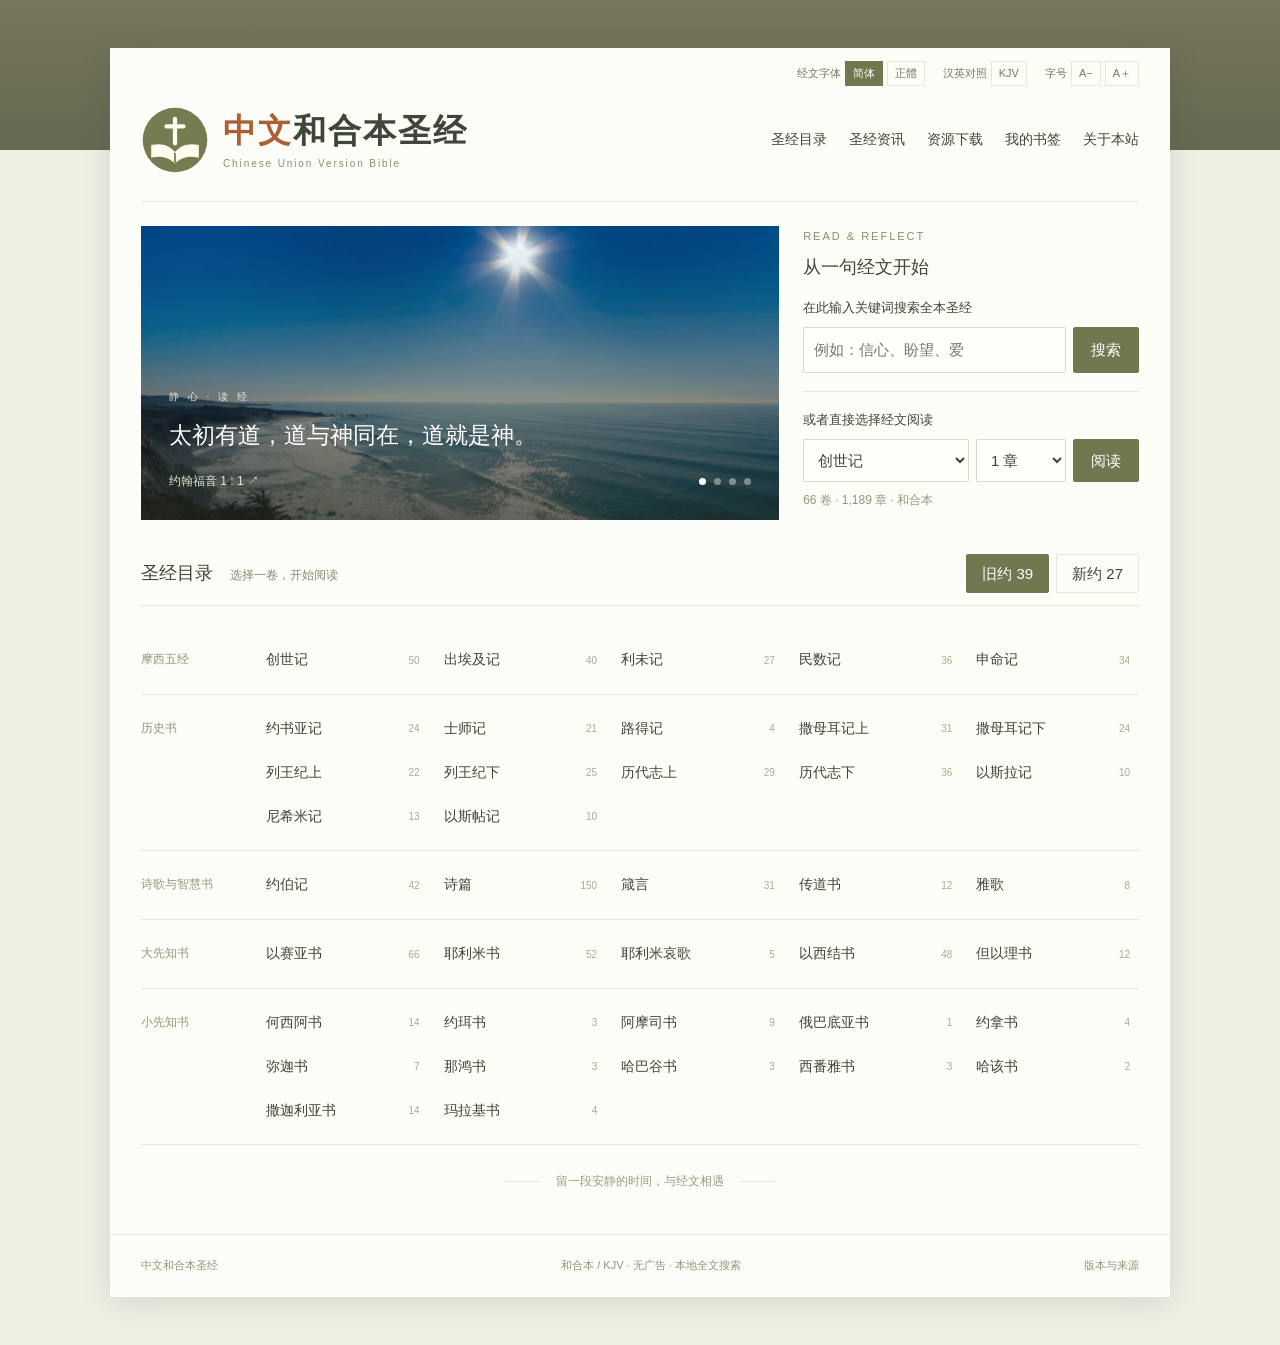
<file: index.html>
<!doctype html>
<html lang="zh-CN"><head><meta charset="utf-8"><meta name="viewport" content="width=device-width,initial-scale=1"><meta name="color-scheme" content="light"><title>中文和合本圣经</title><link rel="icon" href="assets/icon.svg"><link rel="stylesheet" href="style.css?v=20260923-news-list"><script defer src="data/bible.js"></script><script defer src="app.js?v=20260923-copying-stories"></script></head>
<body><div class="page"><header><div class="settings"><span>经文字体</span><button data-lang="s" aria-pressed="true">简体</button><button data-lang="t" aria-pressed="false">正體</button><span class="setting-label">汉英对照</span><button id="english" aria-pressed="false">KJV</button><span class="setting-label">字号</span><button id="smaller" aria-label="缩小经文字号">A−</button><button id="larger" aria-label="放大经文字号">A＋</button></div><div class="masthead"><a class="brand" href="#home"><img src="assets/icon.svg" width="68" height="68" alt=""><div><strong><em>中文</em>和合本圣经</strong><small>Chinese Union Version Bible</small></div></a><nav aria-label="主导航"><a href="#home">圣经目录</a><a href="#news">圣经资讯</a><a href="#downloads">资源下载</a><a href="#bookmarks">我的书签</a><a href="#about">关于本站</a></nav></div></header>
<main id="main"><p class="loading">正在载入经文……</p></main>
<footer><span>中文和合本圣经</span><span>和合本 / KJV · 无广告 · 本地全文搜索</span><a href="#about">版本与来源</a></footer></div><div id="toast" role="status" aria-live="polite"></div><noscript>请启用 JavaScript 以使用经文目录与搜索。</noscript></body></html>
</file>
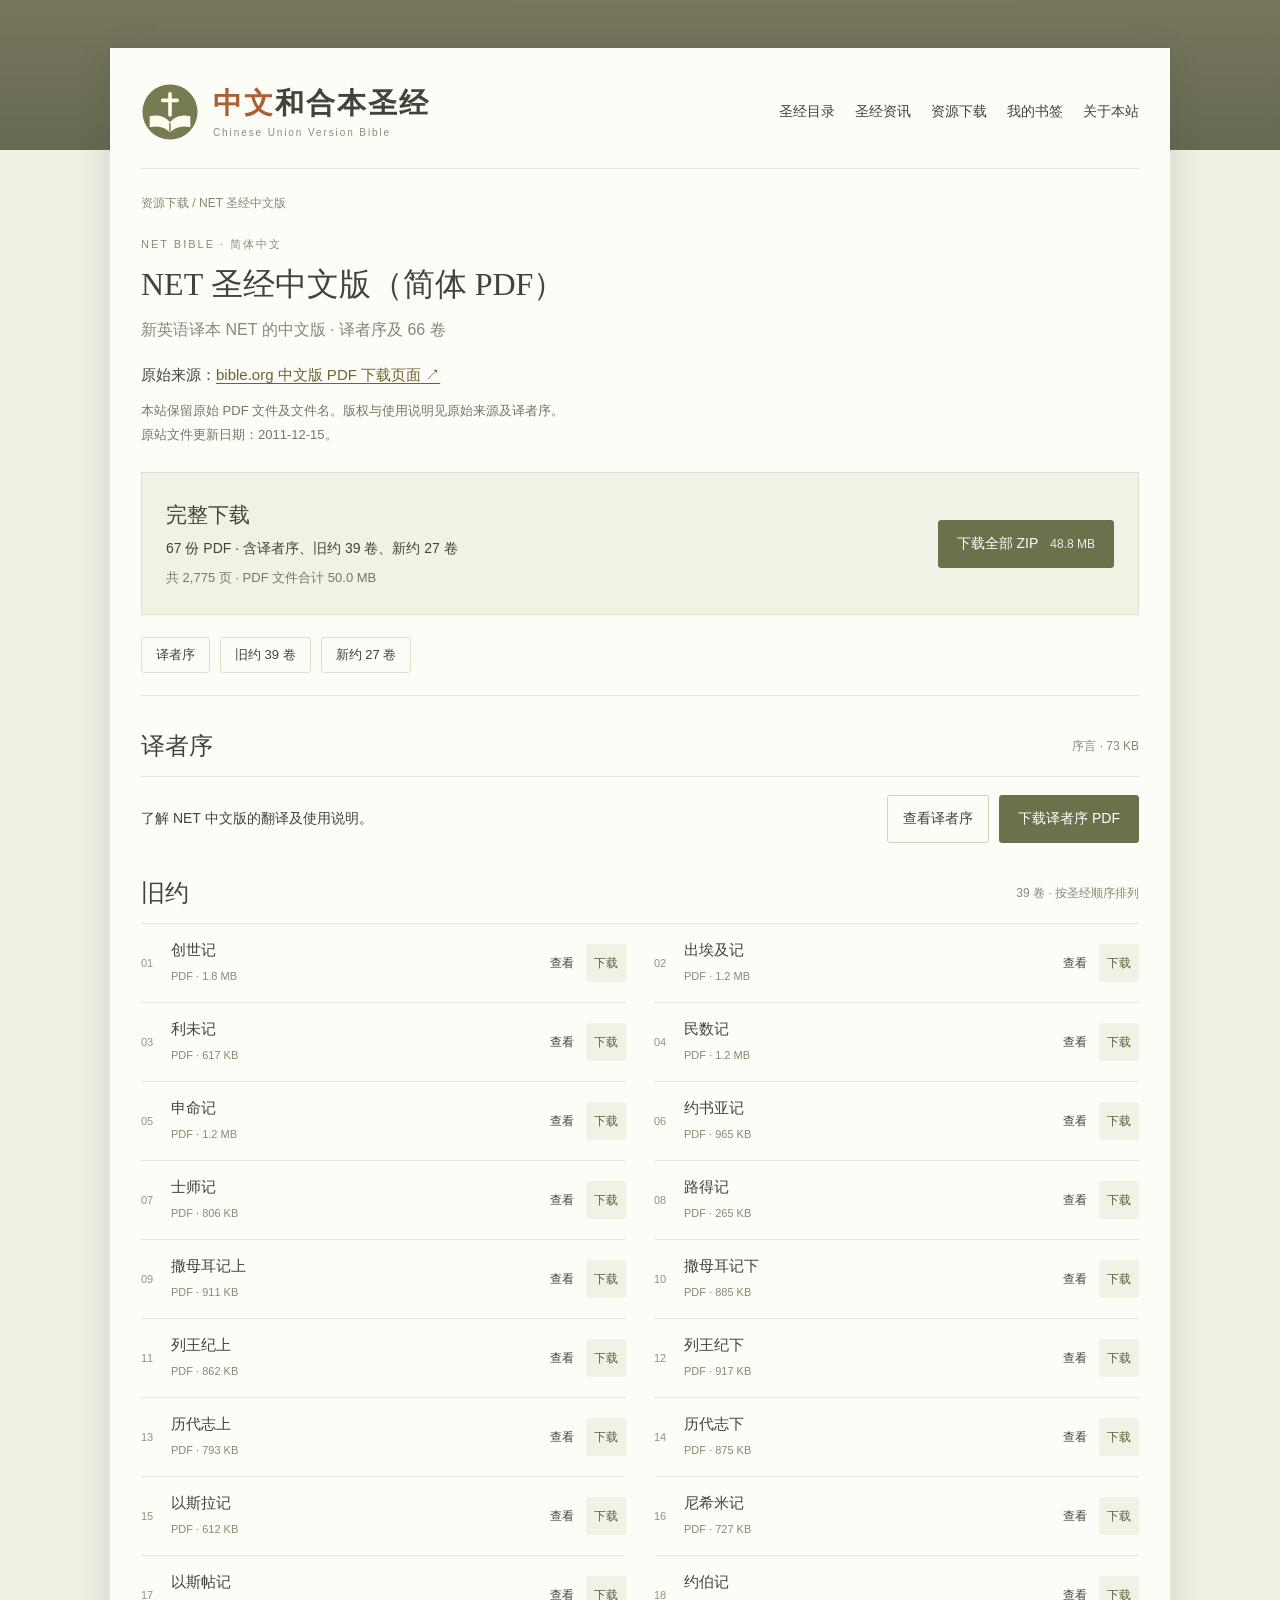
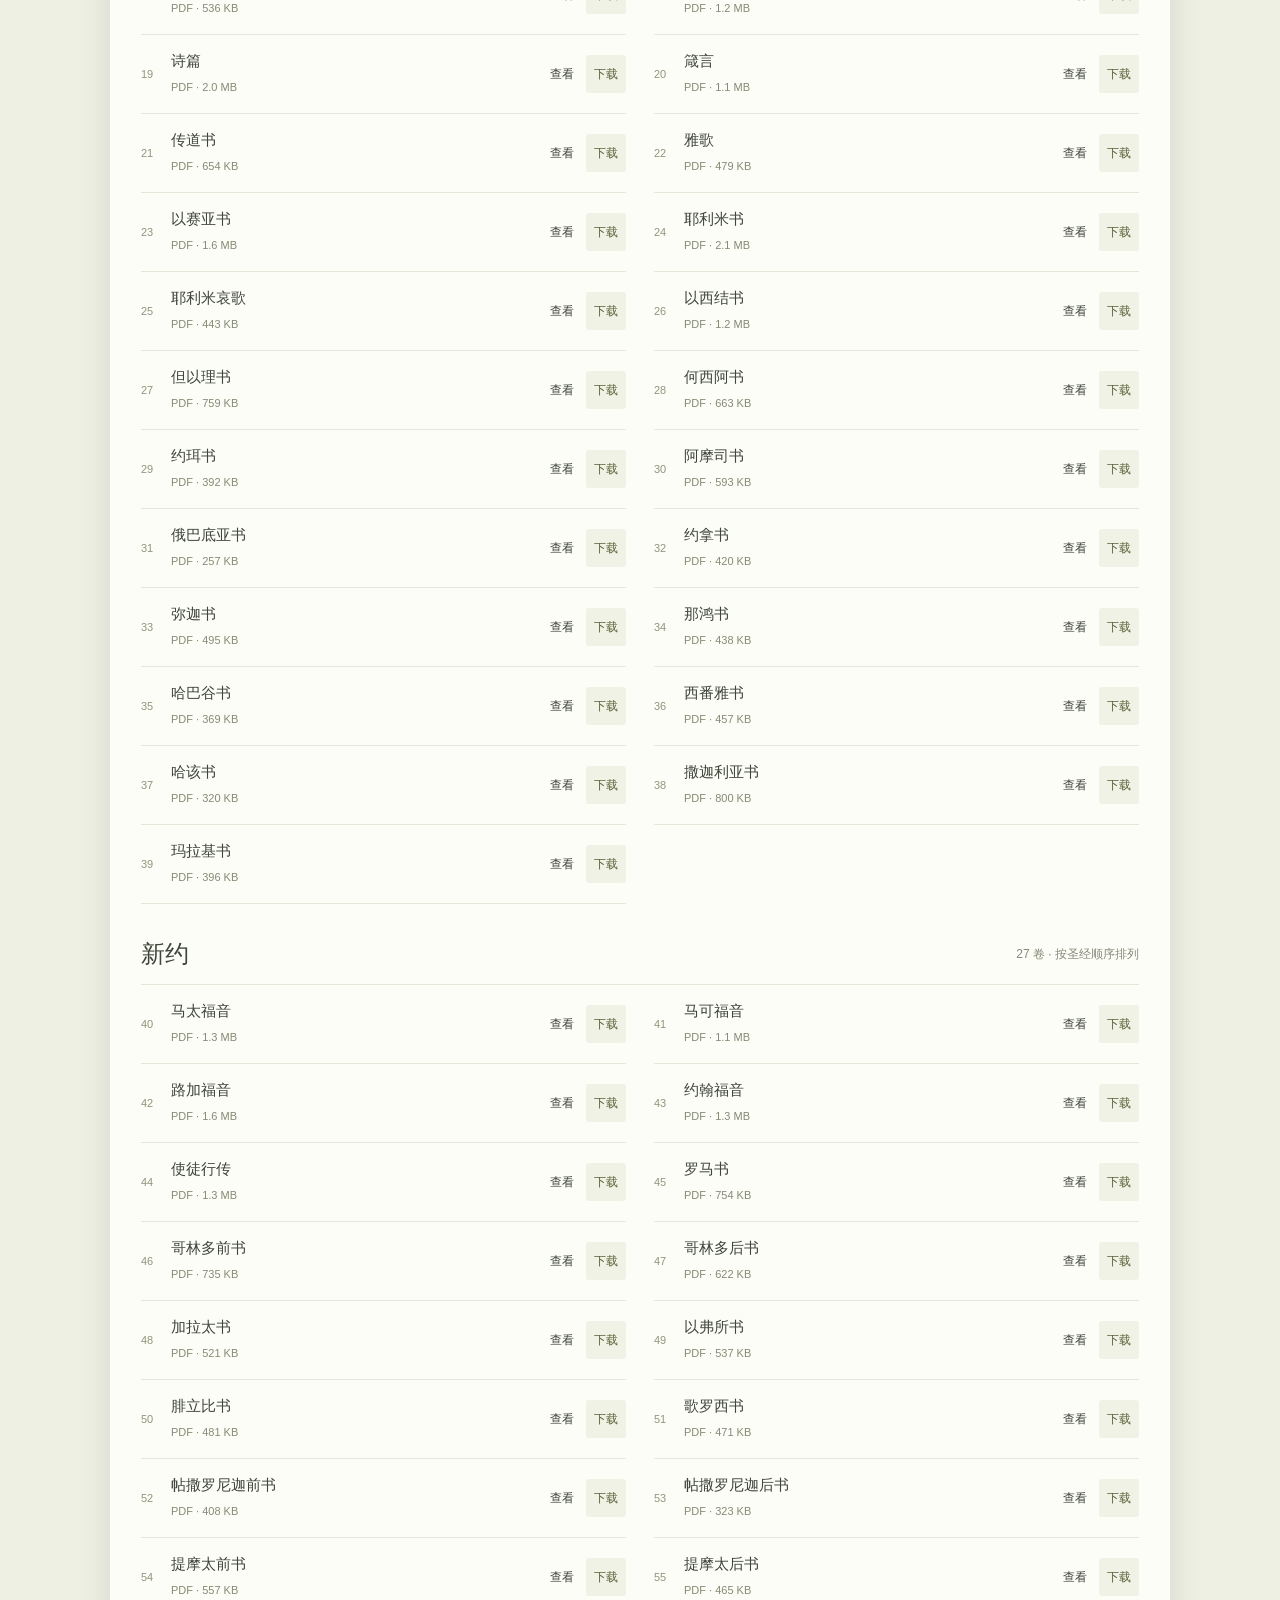
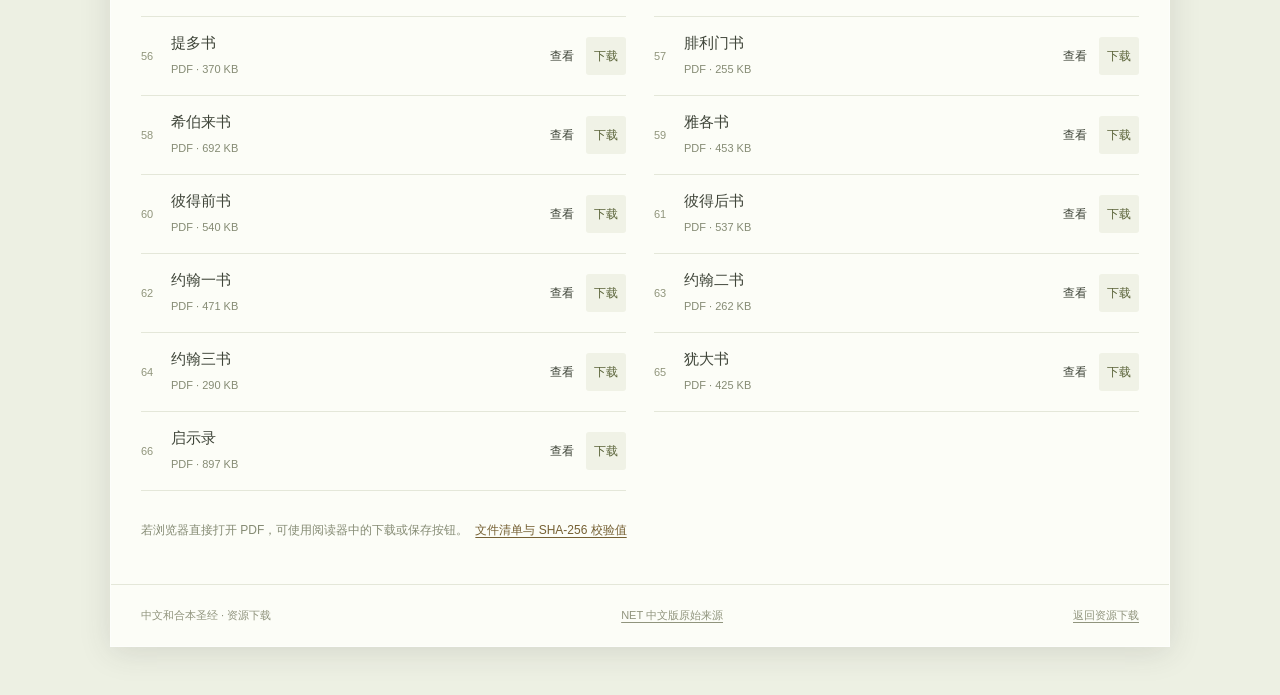
<file: downloads/net-chinese/index.html>
<!doctype html>
<html lang="zh-CN">
<head>
  <meta charset="utf-8">
  <meta name="viewport" content="width=device-width, initial-scale=1">
  <meta name="color-scheme" content="light">
  <meta name="description" content="下载 NET 圣经中文版简体 PDF，含译者序及旧约 39 卷、新约 27 卷，提供完整 ZIP、各卷 PDF 与 bible.org 原始来源链接。">
  <title>NET 圣经中文版（简体 PDF）｜中文和合本圣经</title>
  <link rel="canonical" href="https://cuvbible.com/downloads/net-chinese/">
  <link rel="icon" href="../../assets/icon.svg">
  <link rel="stylesheet" href="../../style.css?v=20260923-nav">
  <link rel="stylesheet" href="net.css?v=20260923-nav">
</head>
<body>
  <div class="page net-page">
    <header>
      <div class="masthead">
        <a class="brand" href="../../#home"><img src="../../assets/icon.svg" width="58" height="58" alt=""><div><strong><em>中文</em>和合本圣经</strong><small>Chinese Union Version Bible</small></div></a>
        <nav aria-label="主导航"><a href="../../#home">圣经目录</a><a href="../../#news">圣经资讯</a><a href="../../#downloads">资源下载</a><a href="../../#bookmarks">我的书签</a><a href="../../#about">关于本站</a></nav>
      </div>
    </header>
    <main>
      <nav class="breadcrumb" aria-label="当前位置"><a href="../../#downloads">资源下载</a><span aria-hidden="true"> / </span>NET 圣经中文版</nav>
      <section class="net-intro" aria-labelledby="net-title">
        <p class="section-kicker">NET BIBLE · 简体中文</p>
        <h1 id="net-title">NET 圣经中文版（简体 PDF）</h1>
        <p class="net-subtitle">新英语译本 NET 的中文版 · 译者序及 66 卷</p>
        <p class="net-source">原始来源：<a href="https://bible.org/chinese/e/download/pdf">bible.org 中文版 PDF 下载页面<span aria-hidden="true"> ↗</span></a></p>
        <p class="net-note">本站保留原始 PDF 文件及文件名。版权与使用说明见原始来源及译者序。<br>原站文件更新日期：<time datetime="2011-12-15">2011-12-15</time>。</p>
        <div class="net-complete">
          <div><h2>完整下载</h2><p>67 份 PDF · 含译者序、旧约 39 卷、新约 27 卷</p><span class="net-note">共 2,775 页 · PDF 文件合计 50.0 MB</span></div>
          <a class="net-button" href="sc_pdf_20111215.zip" download>下载全部 ZIP <span>48.8 MB</span></a>
        </div>
      </section>
      <nav class="net-jump" aria-label="下载目录"><a href="#preface">译者序</a><a href="#old-testament">旧约 39 卷</a><a href="#new-testament">新约 27 卷</a></nav>
      <section id="preface" class="net-section" aria-labelledby="preface-title">
        <div class="section-head"><h2 id="preface-title">译者序</h2><span>序言 · 73 KB</span></div>
        <div class="net-preface" data-file="sc_00-preface.pdf"><p>了解 NET 中文版的翻译及使用说明。</p><div class="net-preface-actions"><a class="net-outline" href="pdf/sc_00-preface.pdf">查看译者序</a><a class="net-button" href="pdf/sc_00-preface.pdf" download>下载译者序 PDF</a></div></div>
      </section>
      <section id="old-testament" class="net-section" aria-labelledby="old-title">
        <div class="section-head"><h2 id="old-title">旧约</h2><span>39 卷 · 按圣经顺序排列</span></div>
        <ul class="net-files">
          <li class="net-file" data-file="sc_01-ge.pdf">
            <div class="net-file-heading"><span class="net-number" aria-hidden="true">01</span><div><h3>创世记</h3><span class="net-file-size">PDF · 1.8 MB</span></div></div>
            <div class="net-file-actions"><a href="pdf/sc_01-ge.pdf" aria-label="查看创世记 PDF">查看</a><a href="pdf/sc_01-ge.pdf" download aria-label="下载创世记 PDF">下载</a></div>
          </li>
          <li class="net-file" data-file="sc_02-exo.pdf">
            <div class="net-file-heading"><span class="net-number" aria-hidden="true">02</span><div><h3>出埃及记</h3><span class="net-file-size">PDF · 1.2 MB</span></div></div>
            <div class="net-file-actions"><a href="pdf/sc_02-exo.pdf" aria-label="查看出埃及记 PDF">查看</a><a href="pdf/sc_02-exo.pdf" download aria-label="下载出埃及记 PDF">下载</a></div>
          </li>
          <li class="net-file" data-file="sc_03-lev.pdf">
            <div class="net-file-heading"><span class="net-number" aria-hidden="true">03</span><div><h3>利未记</h3><span class="net-file-size">PDF · 617 KB</span></div></div>
            <div class="net-file-actions"><a href="pdf/sc_03-lev.pdf" aria-label="查看利未记 PDF">查看</a><a href="pdf/sc_03-lev.pdf" download aria-label="下载利未记 PDF">下载</a></div>
          </li>
          <li class="net-file" data-file="sc_04-num.pdf">
            <div class="net-file-heading"><span class="net-number" aria-hidden="true">04</span><div><h3>民数记</h3><span class="net-file-size">PDF · 1.2 MB</span></div></div>
            <div class="net-file-actions"><a href="pdf/sc_04-num.pdf" aria-label="查看民数记 PDF">查看</a><a href="pdf/sc_04-num.pdf" download aria-label="下载民数记 PDF">下载</a></div>
          </li>
          <li class="net-file" data-file="sc_05-deu.pdf">
            <div class="net-file-heading"><span class="net-number" aria-hidden="true">05</span><div><h3>申命记</h3><span class="net-file-size">PDF · 1.2 MB</span></div></div>
            <div class="net-file-actions"><a href="pdf/sc_05-deu.pdf" aria-label="查看申命记 PDF">查看</a><a href="pdf/sc_05-deu.pdf" download aria-label="下载申命记 PDF">下载</a></div>
          </li>
          <li class="net-file" data-file="sc_06-jos.pdf">
            <div class="net-file-heading"><span class="net-number" aria-hidden="true">06</span><div><h3>约书亚记</h3><span class="net-file-size">PDF · 965 KB</span></div></div>
            <div class="net-file-actions"><a href="pdf/sc_06-jos.pdf" aria-label="查看约书亚记 PDF">查看</a><a href="pdf/sc_06-jos.pdf" download aria-label="下载约书亚记 PDF">下载</a></div>
          </li>
          <li class="net-file" data-file="sc_07-jdg.pdf">
            <div class="net-file-heading"><span class="net-number" aria-hidden="true">07</span><div><h3>士师记</h3><span class="net-file-size">PDF · 806 KB</span></div></div>
            <div class="net-file-actions"><a href="pdf/sc_07-jdg.pdf" aria-label="查看士师记 PDF">查看</a><a href="pdf/sc_07-jdg.pdf" download aria-label="下载士师记 PDF">下载</a></div>
          </li>
          <li class="net-file" data-file="sc_08-rut.pdf">
            <div class="net-file-heading"><span class="net-number" aria-hidden="true">08</span><div><h3>路得记</h3><span class="net-file-size">PDF · 265 KB</span></div></div>
            <div class="net-file-actions"><a href="pdf/sc_08-rut.pdf" aria-label="查看路得记 PDF">查看</a><a href="pdf/sc_08-rut.pdf" download aria-label="下载路得记 PDF">下载</a></div>
          </li>
          <li class="net-file" data-file="sc_09-1sa.pdf">
            <div class="net-file-heading"><span class="net-number" aria-hidden="true">09</span><div><h3>撒母耳记上</h3><span class="net-file-size">PDF · 911 KB</span></div></div>
            <div class="net-file-actions"><a href="pdf/sc_09-1sa.pdf" aria-label="查看撒母耳记上 PDF">查看</a><a href="pdf/sc_09-1sa.pdf" download aria-label="下载撒母耳记上 PDF">下载</a></div>
          </li>
          <li class="net-file" data-file="sc_10-2sa.pdf">
            <div class="net-file-heading"><span class="net-number" aria-hidden="true">10</span><div><h3>撒母耳记下</h3><span class="net-file-size">PDF · 885 KB</span></div></div>
            <div class="net-file-actions"><a href="pdf/sc_10-2sa.pdf" aria-label="查看撒母耳记下 PDF">查看</a><a href="pdf/sc_10-2sa.pdf" download aria-label="下载撒母耳记下 PDF">下载</a></div>
          </li>
          <li class="net-file" data-file="sc_11-1ki.pdf">
            <div class="net-file-heading"><span class="net-number" aria-hidden="true">11</span><div><h3>列王纪上</h3><span class="net-file-size">PDF · 862 KB</span></div></div>
            <div class="net-file-actions"><a href="pdf/sc_11-1ki.pdf" aria-label="查看列王纪上 PDF">查看</a><a href="pdf/sc_11-1ki.pdf" download aria-label="下载列王纪上 PDF">下载</a></div>
          </li>
          <li class="net-file" data-file="sc_12-2ki.pdf">
            <div class="net-file-heading"><span class="net-number" aria-hidden="true">12</span><div><h3>列王纪下</h3><span class="net-file-size">PDF · 917 KB</span></div></div>
            <div class="net-file-actions"><a href="pdf/sc_12-2ki.pdf" aria-label="查看列王纪下 PDF">查看</a><a href="pdf/sc_12-2ki.pdf" download aria-label="下载列王纪下 PDF">下载</a></div>
          </li>
          <li class="net-file" data-file="sc_13-1ch.pdf">
            <div class="net-file-heading"><span class="net-number" aria-hidden="true">13</span><div><h3>历代志上</h3><span class="net-file-size">PDF · 793 KB</span></div></div>
            <div class="net-file-actions"><a href="pdf/sc_13-1ch.pdf" aria-label="查看历代志上 PDF">查看</a><a href="pdf/sc_13-1ch.pdf" download aria-label="下载历代志上 PDF">下载</a></div>
          </li>
          <li class="net-file" data-file="sc_14-2ch.pdf">
            <div class="net-file-heading"><span class="net-number" aria-hidden="true">14</span><div><h3>历代志下</h3><span class="net-file-size">PDF · 875 KB</span></div></div>
            <div class="net-file-actions"><a href="pdf/sc_14-2ch.pdf" aria-label="查看历代志下 PDF">查看</a><a href="pdf/sc_14-2ch.pdf" download aria-label="下载历代志下 PDF">下载</a></div>
          </li>
          <li class="net-file" data-file="sc_15-ezr.pdf">
            <div class="net-file-heading"><span class="net-number" aria-hidden="true">15</span><div><h3>以斯拉记</h3><span class="net-file-size">PDF · 612 KB</span></div></div>
            <div class="net-file-actions"><a href="pdf/sc_15-ezr.pdf" aria-label="查看以斯拉记 PDF">查看</a><a href="pdf/sc_15-ezr.pdf" download aria-label="下载以斯拉记 PDF">下载</a></div>
          </li>
          <li class="net-file" data-file="sc_16-neh.pdf">
            <div class="net-file-heading"><span class="net-number" aria-hidden="true">16</span><div><h3>尼希米记</h3><span class="net-file-size">PDF · 727 KB</span></div></div>
            <div class="net-file-actions"><a href="pdf/sc_16-neh.pdf" aria-label="查看尼希米记 PDF">查看</a><a href="pdf/sc_16-neh.pdf" download aria-label="下载尼希米记 PDF">下载</a></div>
          </li>
          <li class="net-file" data-file="sc_17-est.pdf">
            <div class="net-file-heading"><span class="net-number" aria-hidden="true">17</span><div><h3>以斯帖记</h3><span class="net-file-size">PDF · 536 KB</span></div></div>
            <div class="net-file-actions"><a href="pdf/sc_17-est.pdf" aria-label="查看以斯帖记 PDF">查看</a><a href="pdf/sc_17-est.pdf" download aria-label="下载以斯帖记 PDF">下载</a></div>
          </li>
          <li class="net-file" data-file="sc_18-job.pdf">
            <div class="net-file-heading"><span class="net-number" aria-hidden="true">18</span><div><h3>约伯记</h3><span class="net-file-size">PDF · 1.2 MB</span></div></div>
            <div class="net-file-actions"><a href="pdf/sc_18-job.pdf" aria-label="查看约伯记 PDF">查看</a><a href="pdf/sc_18-job.pdf" download aria-label="下载约伯记 PDF">下载</a></div>
          </li>
          <li class="net-file" data-file="sc_19-psa.pdf">
            <div class="net-file-heading"><span class="net-number" aria-hidden="true">19</span><div><h3>诗篇</h3><span class="net-file-size">PDF · 2.0 MB</span></div></div>
            <div class="net-file-actions"><a href="pdf/sc_19-psa.pdf" aria-label="查看诗篇 PDF">查看</a><a href="pdf/sc_19-psa.pdf" download aria-label="下载诗篇 PDF">下载</a></div>
          </li>
          <li class="net-file" data-file="sc_20-pro.pdf">
            <div class="net-file-heading"><span class="net-number" aria-hidden="true">20</span><div><h3>箴言</h3><span class="net-file-size">PDF · 1.1 MB</span></div></div>
            <div class="net-file-actions"><a href="pdf/sc_20-pro.pdf" aria-label="查看箴言 PDF">查看</a><a href="pdf/sc_20-pro.pdf" download aria-label="下载箴言 PDF">下载</a></div>
          </li>
          <li class="net-file" data-file="sc_21-ecc.pdf">
            <div class="net-file-heading"><span class="net-number" aria-hidden="true">21</span><div><h3>传道书</h3><span class="net-file-size">PDF · 654 KB</span></div></div>
            <div class="net-file-actions"><a href="pdf/sc_21-ecc.pdf" aria-label="查看传道书 PDF">查看</a><a href="pdf/sc_21-ecc.pdf" download aria-label="下载传道书 PDF">下载</a></div>
          </li>
          <li class="net-file" data-file="sc_22-sos.pdf">
            <div class="net-file-heading"><span class="net-number" aria-hidden="true">22</span><div><h3>雅歌</h3><span class="net-file-size">PDF · 479 KB</span></div></div>
            <div class="net-file-actions"><a href="pdf/sc_22-sos.pdf" aria-label="查看雅歌 PDF">查看</a><a href="pdf/sc_22-sos.pdf" download aria-label="下载雅歌 PDF">下载</a></div>
          </li>
          <li class="net-file" data-file="sc_23-isa.pdf">
            <div class="net-file-heading"><span class="net-number" aria-hidden="true">23</span><div><h3>以赛亚书</h3><span class="net-file-size">PDF · 1.6 MB</span></div></div>
            <div class="net-file-actions"><a href="pdf/sc_23-isa.pdf" aria-label="查看以赛亚书 PDF">查看</a><a href="pdf/sc_23-isa.pdf" download aria-label="下载以赛亚书 PDF">下载</a></div>
          </li>
          <li class="net-file" data-file="sc_24-jer.pdf">
            <div class="net-file-heading"><span class="net-number" aria-hidden="true">24</span><div><h3>耶利米书</h3><span class="net-file-size">PDF · 2.1 MB</span></div></div>
            <div class="net-file-actions"><a href="pdf/sc_24-jer.pdf" aria-label="查看耶利米书 PDF">查看</a><a href="pdf/sc_24-jer.pdf" download aria-label="下载耶利米书 PDF">下载</a></div>
          </li>
          <li class="net-file" data-file="sc_25-lam.pdf">
            <div class="net-file-heading"><span class="net-number" aria-hidden="true">25</span><div><h3>耶利米哀歌</h3><span class="net-file-size">PDF · 443 KB</span></div></div>
            <div class="net-file-actions"><a href="pdf/sc_25-lam.pdf" aria-label="查看耶利米哀歌 PDF">查看</a><a href="pdf/sc_25-lam.pdf" download aria-label="下载耶利米哀歌 PDF">下载</a></div>
          </li>
          <li class="net-file" data-file="sc_26-eze.pdf">
            <div class="net-file-heading"><span class="net-number" aria-hidden="true">26</span><div><h3>以西结书</h3><span class="net-file-size">PDF · 1.2 MB</span></div></div>
            <div class="net-file-actions"><a href="pdf/sc_26-eze.pdf" aria-label="查看以西结书 PDF">查看</a><a href="pdf/sc_26-eze.pdf" download aria-label="下载以西结书 PDF">下载</a></div>
          </li>
          <li class="net-file" data-file="sc_27-da.pdf">
            <div class="net-file-heading"><span class="net-number" aria-hidden="true">27</span><div><h3>但以理书</h3><span class="net-file-size">PDF · 759 KB</span></div></div>
            <div class="net-file-actions"><a href="pdf/sc_27-da.pdf" aria-label="查看但以理书 PDF">查看</a><a href="pdf/sc_27-da.pdf" download aria-label="下载但以理书 PDF">下载</a></div>
          </li>
          <li class="net-file" data-file="sc_28-hos.pdf">
            <div class="net-file-heading"><span class="net-number" aria-hidden="true">28</span><div><h3>何西阿书</h3><span class="net-file-size">PDF · 663 KB</span></div></div>
            <div class="net-file-actions"><a href="pdf/sc_28-hos.pdf" aria-label="查看何西阿书 PDF">查看</a><a href="pdf/sc_28-hos.pdf" download aria-label="下载何西阿书 PDF">下载</a></div>
          </li>
          <li class="net-file" data-file="sc_29-joe.pdf">
            <div class="net-file-heading"><span class="net-number" aria-hidden="true">29</span><div><h3>约珥书</h3><span class="net-file-size">PDF · 392 KB</span></div></div>
            <div class="net-file-actions"><a href="pdf/sc_29-joe.pdf" aria-label="查看约珥书 PDF">查看</a><a href="pdf/sc_29-joe.pdf" download aria-label="下载约珥书 PDF">下载</a></div>
          </li>
          <li class="net-file" data-file="sc_30-amo.pdf">
            <div class="net-file-heading"><span class="net-number" aria-hidden="true">30</span><div><h3>阿摩司书</h3><span class="net-file-size">PDF · 593 KB</span></div></div>
            <div class="net-file-actions"><a href="pdf/sc_30-amo.pdf" aria-label="查看阿摩司书 PDF">查看</a><a href="pdf/sc_30-amo.pdf" download aria-label="下载阿摩司书 PDF">下载</a></div>
          </li>
          <li class="net-file" data-file="sc_31-oba.pdf">
            <div class="net-file-heading"><span class="net-number" aria-hidden="true">31</span><div><h3>俄巴底亚书</h3><span class="net-file-size">PDF · 257 KB</span></div></div>
            <div class="net-file-actions"><a href="pdf/sc_31-oba.pdf" aria-label="查看俄巴底亚书 PDF">查看</a><a href="pdf/sc_31-oba.pdf" download aria-label="下载俄巴底亚书 PDF">下载</a></div>
          </li>
          <li class="net-file" data-file="sc_32-jo.pdf">
            <div class="net-file-heading"><span class="net-number" aria-hidden="true">32</span><div><h3>约拿书</h3><span class="net-file-size">PDF · 420 KB</span></div></div>
            <div class="net-file-actions"><a href="pdf/sc_32-jo.pdf" aria-label="查看约拿书 PDF">查看</a><a href="pdf/sc_32-jo.pdf" download aria-label="下载约拿书 PDF">下载</a></div>
          </li>
          <li class="net-file" data-file="sc_33-mic.pdf">
            <div class="net-file-heading"><span class="net-number" aria-hidden="true">33</span><div><h3>弥迦书</h3><span class="net-file-size">PDF · 495 KB</span></div></div>
            <div class="net-file-actions"><a href="pdf/sc_33-mic.pdf" aria-label="查看弥迦书 PDF">查看</a><a href="pdf/sc_33-mic.pdf" download aria-label="下载弥迦书 PDF">下载</a></div>
          </li>
          <li class="net-file" data-file="sc_34-nah.pdf">
            <div class="net-file-heading"><span class="net-number" aria-hidden="true">34</span><div><h3>那鸿书</h3><span class="net-file-size">PDF · 438 KB</span></div></div>
            <div class="net-file-actions"><a href="pdf/sc_34-nah.pdf" aria-label="查看那鸿书 PDF">查看</a><a href="pdf/sc_34-nah.pdf" download aria-label="下载那鸿书 PDF">下载</a></div>
          </li>
          <li class="net-file" data-file="sc_35-hab.pdf">
            <div class="net-file-heading"><span class="net-number" aria-hidden="true">35</span><div><h3>哈巴谷书</h3><span class="net-file-size">PDF · 369 KB</span></div></div>
            <div class="net-file-actions"><a href="pdf/sc_35-hab.pdf" aria-label="查看哈巴谷书 PDF">查看</a><a href="pdf/sc_35-hab.pdf" download aria-label="下载哈巴谷书 PDF">下载</a></div>
          </li>
          <li class="net-file" data-file="sc_36-zep.pdf">
            <div class="net-file-heading"><span class="net-number" aria-hidden="true">36</span><div><h3>西番雅书</h3><span class="net-file-size">PDF · 457 KB</span></div></div>
            <div class="net-file-actions"><a href="pdf/sc_36-zep.pdf" aria-label="查看西番雅书 PDF">查看</a><a href="pdf/sc_36-zep.pdf" download aria-label="下载西番雅书 PDF">下载</a></div>
          </li>
          <li class="net-file" data-file="sc_37-hag.pdf">
            <div class="net-file-heading"><span class="net-number" aria-hidden="true">37</span><div><h3>哈该书</h3><span class="net-file-size">PDF · 320 KB</span></div></div>
            <div class="net-file-actions"><a href="pdf/sc_37-hag.pdf" aria-label="查看哈该书 PDF">查看</a><a href="pdf/sc_37-hag.pdf" download aria-label="下载哈该书 PDF">下载</a></div>
          </li>
          <li class="net-file" data-file="sc_38-zec.pdf">
            <div class="net-file-heading"><span class="net-number" aria-hidden="true">38</span><div><h3>撒迦利亚书</h3><span class="net-file-size">PDF · 800 KB</span></div></div>
            <div class="net-file-actions"><a href="pdf/sc_38-zec.pdf" aria-label="查看撒迦利亚书 PDF">查看</a><a href="pdf/sc_38-zec.pdf" download aria-label="下载撒迦利亚书 PDF">下载</a></div>
          </li>
          <li class="net-file" data-file="sc_39-mal.pdf">
            <div class="net-file-heading"><span class="net-number" aria-hidden="true">39</span><div><h3>玛拉基书</h3><span class="net-file-size">PDF · 396 KB</span></div></div>
            <div class="net-file-actions"><a href="pdf/sc_39-mal.pdf" aria-label="查看玛拉基书 PDF">查看</a><a href="pdf/sc_39-mal.pdf" download aria-label="下载玛拉基书 PDF">下载</a></div>
          </li>
        </ul>
      </section>
      <section id="new-testament" class="net-section" aria-labelledby="new-title">
        <div class="section-head"><h2 id="new-title">新约</h2><span>27 卷 · 按圣经顺序排列</span></div>
        <ul class="net-files">
          <li class="net-file" data-file="sc_40-mat.pdf">
            <div class="net-file-heading"><span class="net-number" aria-hidden="true">40</span><div><h3>马太福音</h3><span class="net-file-size">PDF · 1.3 MB</span></div></div>
            <div class="net-file-actions"><a href="pdf/sc_40-mat.pdf" aria-label="查看马太福音 PDF">查看</a><a href="pdf/sc_40-mat.pdf" download aria-label="下载马太福音 PDF">下载</a></div>
          </li>
          <li class="net-file" data-file="sc_41-mar.pdf">
            <div class="net-file-heading"><span class="net-number" aria-hidden="true">41</span><div><h3>马可福音</h3><span class="net-file-size">PDF · 1.1 MB</span></div></div>
            <div class="net-file-actions"><a href="pdf/sc_41-mar.pdf" aria-label="查看马可福音 PDF">查看</a><a href="pdf/sc_41-mar.pdf" download aria-label="下载马可福音 PDF">下载</a></div>
          </li>
          <li class="net-file" data-file="sc_42-luk.pdf">
            <div class="net-file-heading"><span class="net-number" aria-hidden="true">42</span><div><h3>路加福音</h3><span class="net-file-size">PDF · 1.6 MB</span></div></div>
            <div class="net-file-actions"><a href="pdf/sc_42-luk.pdf" aria-label="查看路加福音 PDF">查看</a><a href="pdf/sc_42-luk.pdf" download aria-label="下载路加福音 PDF">下载</a></div>
          </li>
          <li class="net-file" data-file="sc_43-joh.pdf">
            <div class="net-file-heading"><span class="net-number" aria-hidden="true">43</span><div><h3>约翰福音</h3><span class="net-file-size">PDF · 1.3 MB</span></div></div>
            <div class="net-file-actions"><a href="pdf/sc_43-joh.pdf" aria-label="查看约翰福音 PDF">查看</a><a href="pdf/sc_43-joh.pdf" download aria-label="下载约翰福音 PDF">下载</a></div>
          </li>
          <li class="net-file" data-file="sc_44-act.pdf">
            <div class="net-file-heading"><span class="net-number" aria-hidden="true">44</span><div><h3>使徒行传</h3><span class="net-file-size">PDF · 1.3 MB</span></div></div>
            <div class="net-file-actions"><a href="pdf/sc_44-act.pdf" aria-label="查看使徒行传 PDF">查看</a><a href="pdf/sc_44-act.pdf" download aria-label="下载使徒行传 PDF">下载</a></div>
          </li>
          <li class="net-file" data-file="sc_45-rom.pdf">
            <div class="net-file-heading"><span class="net-number" aria-hidden="true">45</span><div><h3>罗马书</h3><span class="net-file-size">PDF · 754 KB</span></div></div>
            <div class="net-file-actions"><a href="pdf/sc_45-rom.pdf" aria-label="查看罗马书 PDF">查看</a><a href="pdf/sc_45-rom.pdf" download aria-label="下载罗马书 PDF">下载</a></div>
          </li>
          <li class="net-file" data-file="sc_46-1co.pdf">
            <div class="net-file-heading"><span class="net-number" aria-hidden="true">46</span><div><h3>哥林多前书</h3><span class="net-file-size">PDF · 735 KB</span></div></div>
            <div class="net-file-actions"><a href="pdf/sc_46-1co.pdf" aria-label="查看哥林多前书 PDF">查看</a><a href="pdf/sc_46-1co.pdf" download aria-label="下载哥林多前书 PDF">下载</a></div>
          </li>
          <li class="net-file" data-file="sc_47-2co.pdf">
            <div class="net-file-heading"><span class="net-number" aria-hidden="true">47</span><div><h3>哥林多后书</h3><span class="net-file-size">PDF · 622 KB</span></div></div>
            <div class="net-file-actions"><a href="pdf/sc_47-2co.pdf" aria-label="查看哥林多后书 PDF">查看</a><a href="pdf/sc_47-2co.pdf" download aria-label="下载哥林多后书 PDF">下载</a></div>
          </li>
          <li class="net-file" data-file="sc_48-gal.pdf">
            <div class="net-file-heading"><span class="net-number" aria-hidden="true">48</span><div><h3>加拉太书</h3><span class="net-file-size">PDF · 521 KB</span></div></div>
            <div class="net-file-actions"><a href="pdf/sc_48-gal.pdf" aria-label="查看加拉太书 PDF">查看</a><a href="pdf/sc_48-gal.pdf" download aria-label="下载加拉太书 PDF">下载</a></div>
          </li>
          <li class="net-file" data-file="sc_49-eph.pdf">
            <div class="net-file-heading"><span class="net-number" aria-hidden="true">49</span><div><h3>以弗所书</h3><span class="net-file-size">PDF · 537 KB</span></div></div>
            <div class="net-file-actions"><a href="pdf/sc_49-eph.pdf" aria-label="查看以弗所书 PDF">查看</a><a href="pdf/sc_49-eph.pdf" download aria-label="下载以弗所书 PDF">下载</a></div>
          </li>
          <li class="net-file" data-file="sc_50-phi.pdf">
            <div class="net-file-heading"><span class="net-number" aria-hidden="true">50</span><div><h3>腓立比书</h3><span class="net-file-size">PDF · 481 KB</span></div></div>
            <div class="net-file-actions"><a href="pdf/sc_50-phi.pdf" aria-label="查看腓立比书 PDF">查看</a><a href="pdf/sc_50-phi.pdf" download aria-label="下载腓立比书 PDF">下载</a></div>
          </li>
          <li class="net-file" data-file="sc_51-col.pdf">
            <div class="net-file-heading"><span class="net-number" aria-hidden="true">51</span><div><h3>歌罗西书</h3><span class="net-file-size">PDF · 471 KB</span></div></div>
            <div class="net-file-actions"><a href="pdf/sc_51-col.pdf" aria-label="查看歌罗西书 PDF">查看</a><a href="pdf/sc_51-col.pdf" download aria-label="下载歌罗西书 PDF">下载</a></div>
          </li>
          <li class="net-file" data-file="sc_52-1th.pdf">
            <div class="net-file-heading"><span class="net-number" aria-hidden="true">52</span><div><h3>帖撒罗尼迦前书</h3><span class="net-file-size">PDF · 408 KB</span></div></div>
            <div class="net-file-actions"><a href="pdf/sc_52-1th.pdf" aria-label="查看帖撒罗尼迦前书 PDF">查看</a><a href="pdf/sc_52-1th.pdf" download aria-label="下载帖撒罗尼迦前书 PDF">下载</a></div>
          </li>
          <li class="net-file" data-file="sc_53-2th.pdf">
            <div class="net-file-heading"><span class="net-number" aria-hidden="true">53</span><div><h3>帖撒罗尼迦后书</h3><span class="net-file-size">PDF · 323 KB</span></div></div>
            <div class="net-file-actions"><a href="pdf/sc_53-2th.pdf" aria-label="查看帖撒罗尼迦后书 PDF">查看</a><a href="pdf/sc_53-2th.pdf" download aria-label="下载帖撒罗尼迦后书 PDF">下载</a></div>
          </li>
          <li class="net-file" data-file="sc_54-1ti.pdf">
            <div class="net-file-heading"><span class="net-number" aria-hidden="true">54</span><div><h3>提摩太前书</h3><span class="net-file-size">PDF · 557 KB</span></div></div>
            <div class="net-file-actions"><a href="pdf/sc_54-1ti.pdf" aria-label="查看提摩太前书 PDF">查看</a><a href="pdf/sc_54-1ti.pdf" download aria-label="下载提摩太前书 PDF">下载</a></div>
          </li>
          <li class="net-file" data-file="sc_55-2ti.pdf">
            <div class="net-file-heading"><span class="net-number" aria-hidden="true">55</span><div><h3>提摩太后书</h3><span class="net-file-size">PDF · 465 KB</span></div></div>
            <div class="net-file-actions"><a href="pdf/sc_55-2ti.pdf" aria-label="查看提摩太后书 PDF">查看</a><a href="pdf/sc_55-2ti.pdf" download aria-label="下载提摩太后书 PDF">下载</a></div>
          </li>
          <li class="net-file" data-file="sc_56-tit.pdf">
            <div class="net-file-heading"><span class="net-number" aria-hidden="true">56</span><div><h3>提多书</h3><span class="net-file-size">PDF · 370 KB</span></div></div>
            <div class="net-file-actions"><a href="pdf/sc_56-tit.pdf" aria-label="查看提多书 PDF">查看</a><a href="pdf/sc_56-tit.pdf" download aria-label="下载提多书 PDF">下载</a></div>
          </li>
          <li class="net-file" data-file="sc_57-phm.pdf">
            <div class="net-file-heading"><span class="net-number" aria-hidden="true">57</span><div><h3>腓利门书</h3><span class="net-file-size">PDF · 255 KB</span></div></div>
            <div class="net-file-actions"><a href="pdf/sc_57-phm.pdf" aria-label="查看腓利门书 PDF">查看</a><a href="pdf/sc_57-phm.pdf" download aria-label="下载腓利门书 PDF">下载</a></div>
          </li>
          <li class="net-file" data-file="sc_58-heb.pdf">
            <div class="net-file-heading"><span class="net-number" aria-hidden="true">58</span><div><h3>希伯来书</h3><span class="net-file-size">PDF · 692 KB</span></div></div>
            <div class="net-file-actions"><a href="pdf/sc_58-heb.pdf" aria-label="查看希伯来书 PDF">查看</a><a href="pdf/sc_58-heb.pdf" download aria-label="下载希伯来书 PDF">下载</a></div>
          </li>
          <li class="net-file" data-file="sc_59-jam.pdf">
            <div class="net-file-heading"><span class="net-number" aria-hidden="true">59</span><div><h3>雅各书</h3><span class="net-file-size">PDF · 453 KB</span></div></div>
            <div class="net-file-actions"><a href="pdf/sc_59-jam.pdf" aria-label="查看雅各书 PDF">查看</a><a href="pdf/sc_59-jam.pdf" download aria-label="下载雅各书 PDF">下载</a></div>
          </li>
          <li class="net-file" data-file="sc_60-1pe.pdf">
            <div class="net-file-heading"><span class="net-number" aria-hidden="true">60</span><div><h3>彼得前书</h3><span class="net-file-size">PDF · 540 KB</span></div></div>
            <div class="net-file-actions"><a href="pdf/sc_60-1pe.pdf" aria-label="查看彼得前书 PDF">查看</a><a href="pdf/sc_60-1pe.pdf" download aria-label="下载彼得前书 PDF">下载</a></div>
          </li>
          <li class="net-file" data-file="sc_61-2pe.pdf">
            <div class="net-file-heading"><span class="net-number" aria-hidden="true">61</span><div><h3>彼得后书</h3><span class="net-file-size">PDF · 537 KB</span></div></div>
            <div class="net-file-actions"><a href="pdf/sc_61-2pe.pdf" aria-label="查看彼得后书 PDF">查看</a><a href="pdf/sc_61-2pe.pdf" download aria-label="下载彼得后书 PDF">下载</a></div>
          </li>
          <li class="net-file" data-file="sc_62-1jo.pdf">
            <div class="net-file-heading"><span class="net-number" aria-hidden="true">62</span><div><h3>约翰一书</h3><span class="net-file-size">PDF · 471 KB</span></div></div>
            <div class="net-file-actions"><a href="pdf/sc_62-1jo.pdf" aria-label="查看约翰一书 PDF">查看</a><a href="pdf/sc_62-1jo.pdf" download aria-label="下载约翰一书 PDF">下载</a></div>
          </li>
          <li class="net-file" data-file="sc_63-2jo.pdf">
            <div class="net-file-heading"><span class="net-number" aria-hidden="true">63</span><div><h3>约翰二书</h3><span class="net-file-size">PDF · 262 KB</span></div></div>
            <div class="net-file-actions"><a href="pdf/sc_63-2jo.pdf" aria-label="查看约翰二书 PDF">查看</a><a href="pdf/sc_63-2jo.pdf" download aria-label="下载约翰二书 PDF">下载</a></div>
          </li>
          <li class="net-file" data-file="sc_64-3jo.pdf">
            <div class="net-file-heading"><span class="net-number" aria-hidden="true">64</span><div><h3>约翰三书</h3><span class="net-file-size">PDF · 290 KB</span></div></div>
            <div class="net-file-actions"><a href="pdf/sc_64-3jo.pdf" aria-label="查看约翰三书 PDF">查看</a><a href="pdf/sc_64-3jo.pdf" download aria-label="下载约翰三书 PDF">下载</a></div>
          </li>
          <li class="net-file" data-file="sc_65-jud.pdf">
            <div class="net-file-heading"><span class="net-number" aria-hidden="true">65</span><div><h3>犹大书</h3><span class="net-file-size">PDF · 425 KB</span></div></div>
            <div class="net-file-actions"><a href="pdf/sc_65-jud.pdf" aria-label="查看犹大书 PDF">查看</a><a href="pdf/sc_65-jud.pdf" download aria-label="下载犹大书 PDF">下载</a></div>
          </li>
          <li class="net-file" data-file="sc_66-rev.pdf">
            <div class="net-file-heading"><span class="net-number" aria-hidden="true">66</span><div><h3>启示录</h3><span class="net-file-size">PDF · 897 KB</span></div></div>
            <div class="net-file-actions"><a href="pdf/sc_66-rev.pdf" aria-label="查看启示录 PDF">查看</a><a href="pdf/sc_66-rev.pdf" download aria-label="下载启示录 PDF">下载</a></div>
          </li>
        </ul>
      </section>
      <p class="net-bottom-note">若浏览器直接打开 PDF，可使用阅读器中的下载或保存按钮。<a href="manifest.json">文件清单与 SHA-256 校验值</a></p>
    </main>
    <footer><span>中文和合本圣经 · 资源下载</span><a href="https://bible.org/chinese/e/download/pdf">NET 中文版原始来源</a><a href="../../#downloads">返回资源下载</a></footer>
  </div>
</body>
</html>
</file>
<file: style.css>
:root{--ink:#3f4539;--olive:#737750;--muted:#858976;--line:#e4e7d9;--paper:#fcfdf7;--soft:#f0f2e6;--verse-size:21px}*{box-sizing:border-box}body{margin:0;color:var(--ink);font:15px/1.7 -apple-system,BlinkMacSystemFont,"PingFang SC","Microsoft YaHei",sans-serif;background:linear-gradient(#77775d 0,#676851 150px,#edf0e3 150px,#edf0e3 100%);min-height:100vh}button,input,select{font:inherit}button,a,input,select{-webkit-tap-highlight-color:transparent}a{color:inherit;text-decoration:none}button{cursor:pointer;color:inherit}a:hover{color:#ac602e}button:focus-visible,a:focus-visible,input:focus-visible,select:focus-visible{outline:2px solid #a97735;outline-offset:3px}button:disabled{opacity:.4;cursor:default}.page{max-width:1060px;margin:48px auto;background:var(--paper);box-shadow:0 5px 30px #3332;border:1px solid #ffffff88}header{padding:12px 30px 0}.settings{display:flex;justify-content:flex-end;align-items:center;gap:4px;color:#767965;font-size:11px}.settings button{background:transparent;border:1px solid var(--line);padding:1px 7px;min-height:25px}.settings button[aria-pressed=true]{background:var(--olive);border-color:var(--olive);color:white}.setting-label{margin-left:14px}.masthead{display:flex;align-items:center;justify-content:space-between;padding:20px 0 27px;border-bottom:1px solid var(--line);gap:20px}.brand{display:flex;align-items:center;gap:14px}.brand strong{font:700 33px/1.4 "Songti SC","STSong",serif;letter-spacing:2px;white-space:nowrap}.brand em{font-style:normal;color:#ad5f36}.brand small{display:block;color:#8b8d77;letter-spacing:1.9px;font-size:10px}.masthead nav{display:flex;gap:22px;font-size:14px}main{padding:24px 30px 42px;min-height:520px}.hero-layout{display:grid;grid-template-columns:1.9fr 1fr;gap:24px}.hero{position:relative;background:#444b38 url('assets/banner.jpg') center/cover;min-height:275px;color:#fff;display:flex;flex-direction:column;justify-content:flex-end;padding:28px}.hero:before{content:"";position:absolute;inset:0;background:linear-gradient(transparent,#252b21b8)}.hero>*{position:relative}.eyebrow{font-size:10px;letter-spacing:3px;color:#e4e9d2}.hero blockquote{font:23px/1.85 "Songti SC",serif;margin:10px 0 14px;max-width:490px}.hero-bottom{display:flex;justify-content:space-between;align-items:center;font-size:12px;color:#e8e6cd}.dots{display:flex;gap:8px}.dots button{border:0;width:7px;height:7px;border-radius:50%;background:#fff6;padding:0}.dots button.active{background:#fff}.search-panel{padding:1px 0}.section-kicker{font-size:11px;letter-spacing:2px;color:#898d75;margin:0 0 6px}h1,h2,h3,p{margin-top:0}h1{font:27px/1.5 "Songti SC",serif}h2{font-size:18px;font-weight:500}h3{font-size:16px}label{display:block;font-size:13px;margin-bottom:8px}.input-row{display:flex;gap:7px}input,select{width:100%;min-width:0;border:1px solid #d7dcc8;border-radius:2px;background:#fffefb;padding:9px 10px;color:var(--ink)}.primary{background:var(--olive);color:#fff;border:1px solid var(--olive);padding:8px 17px;white-space:nowrap;border-radius:2px}.primary:hover{background:#5d633f}.quick-read{border-top:1px solid var(--line);padding-top:17px;margin-top:18px}.quick-read .input-row{margin-bottom:8px}#chapter-select{max-width:90px}.hint{font-size:12px;color:#949681;margin:8px 0}.resume{display:block;font-size:12px;color:#8d6538;margin-top:10px}.catalog{margin-top:34px}.section-head{display:flex;align-items:center;justify-content:space-between;border-bottom:1px solid var(--line);margin-bottom:20px;padding-bottom:12px}.section-head h2{margin:0}.section-head small{font-size:12px;color:var(--muted)}.testaments{display:flex;gap:7px}.testaments button,.outline{border:1px solid var(--line);background:transparent;padding:6px 15px;border-radius:2px}.testaments button[aria-pressed=true]{background:var(--olive);border-color:var(--olive);color:white}.book-group{display:grid;grid-template-columns:100px 1fr;border-bottom:1px solid var(--line);padding:15px 0;gap:16px}.group-label{font-size:12px;color:#93967e;padding-top:8px}.book-grid{display:grid;grid-template-columns:repeat(5,1fr);gap:6px}.book-link{display:flex;align-items:center;justify-content:space-between;padding:7px 9px;font-size:14px;border-radius:2px}.book-link:hover{background:#e9eddb}.book-link small{font-size:10px;color:#a8ad94}.quiet-note{display:flex;align-items:center;justify-content:center;gap:16px;margin-top:26px;color:#989c86;font-size:12px}.quiet-note:before,.quiet-note:after{content:"";height:1px;width:35px;background:var(--line)}footer{display:flex;justify-content:space-between;gap:14px;flex-wrap:wrap;border-top:1px solid var(--line);padding:21px 30px;font-size:11px;color:#90947d}.breadcrumb{font-size:12px;color:var(--muted);margin-bottom:18px}.reader-head{display:flex;align-items:center;justify-content:space-between;gap:12px;flex-wrap:wrap;background:var(--soft);padding:17px 20px}.reader-head h1{margin:0}.reader-actions{display:flex;gap:8px}.chapter-list{display:flex;flex-wrap:wrap;gap:5px;padding:17px 0;border-bottom:1px solid var(--line)}.chapter-list a{font-size:12px;width:32px;min-height:30px;display:grid;place-items:center;border:1px solid var(--line)}.chapter-list a[aria-current=page]{background:var(--olive);color:white}.reading{max-width:820px;margin:25px auto}.verse{display:grid;grid-template-columns:34px 1fr;gap:12px;padding:12px 8px;border-bottom:1px solid #eceee4;scroll-margin-top:20px}.verse:target{background:#f3edd7}.verse-number{font:12px/2.8 sans-serif;color:#989d81}.verse-text{font:var(--verse-size)/1.95 "Songti SC","STSong","Noto Serif CJK SC",serif;white-space:pre-wrap}.en{font:17px/1.7 Georgia,serif;color:#8c8d7a;margin-top:9px}.pager{display:flex;justify-content:center;align-items:center;gap:18px;margin-top:26px}.search-controls{display:flex;gap:8px;margin-bottom:20px}.search-controls select{max-width:120px}.result{display:block;padding:19px 4px;border-bottom:1px solid var(--line)}.result strong{color:#967044;font-size:13px}.result p{margin:7px 0 0;font:19px/1.9 "Songti SC",serif}mark{background:#eae3b5;color:inherit}.prose{max-width:740px;margin:auto;line-height:2}.prose h1{margin-bottom:20px}.prose a{color:#967044;text-decoration:underline}.download-row{display:flex;justify-content:space-between;align-items:center;padding:20px 0;border-bottom:1px solid var(--line);gap:20px}.download-row h3,.download-row p{margin:0}.download-row p{color:var(--muted);font-size:13px}#toast{position:fixed;bottom:30px;left:50%;transform:translateX(-50%);background:#424831;color:#fff;padding:9px 20px;border-radius:3px;display:none;font-size:14px}.loading{padding:70px;text-align:center}.empty{text-align:center;padding:65px 20px;color:var(--muted)}
@media(max-width:850px){.page{margin:20px 14px}.masthead{align-items:flex-start;flex-direction:column}.masthead nav{align-self:flex-end}.brand strong{font-size:29px}.hero-layout{grid-template-columns:1.5fr 1fr}.hero{padding:22px}.hero blockquote{font-size:21px}.book-grid{grid-template-columns:repeat(4,1fr)}.book-group{grid-template-columns:80px 1fr}}
@media(max-width:580px){body{background:#edf0e3}.page{margin:0;border:0;box-shadow:none}header{padding:12px 18px 0}.settings{justify-content:flex-start;flex-wrap:wrap}.setting-label{margin-left:8px}.masthead{padding:22px 0 17px;gap:20px}.brand img{width:53px;height:53px}.brand strong{font-size:27px}.brand small{font-size:9px}.masthead nav{align-self:stretch;justify-content:space-between;gap:8px;font-size:13px}main{padding:18px}.hero-layout{grid-template-columns:1fr;gap:23px}.hero{min-height:230px}.hero blockquote{font-size:23px}.search-panel h2{display:none}.quick-read{margin-top:15px;padding-top:15px}.catalog{margin-top:25px}.book-group{grid-template-columns:1fr;gap:4px;padding:12px 0}.group-label{font-size:11px}.book-grid{grid-template-columns:repeat(3,1fr);gap:3px}.book-link{padding:8px 5px;font-size:13px}.section-head{gap:10px}.section-head small{display:none}.reader-head{padding:13px}.reader-head h1{font-size:23px}.reader-actions{flex-wrap:wrap}.verse{gap:5px;grid-template-columns:25px 1fr;padding:11px 0}.search-controls{flex-wrap:wrap}.search-controls input{flex-basis:100%}footer{padding:20px 18px;gap:6px;flex-direction:column}.testaments button{padding:6px 11px}}
@media print{body{background:white}.page{margin:0;box-shadow:none}.settings,nav,.reader-actions,.chapter-list,.pager,footer{display:none}.verse{break-inside:avoid}}

.pdf-heading{margin-top:32px}.pdf-actions{display:flex;gap:8px;flex-shrink:0}.prose .pdf-actions a{text-decoration:none;white-space:nowrap;font-size:13px}@media(max-width:580px){.pdf-row{align-items:flex-start;flex-direction:column;gap:12px}}

.news-entry{border-top:1px solid var(--line);padding-top:25px}.news-entry h1{font:27px/1.6 "Songti SC","STSong",serif;margin-bottom:12px}.news-meta{display:flex;flex-wrap:wrap;gap:5px 18px;font-size:12px;line-height:1.9;color:#767c67;padding-bottom:22px;border-bottom:1px solid var(--line);margin-bottom:25px}.news-body{font-size:17px;line-height:2;overflow-wrap:anywhere}.news-body p{margin-bottom:22px}.news-howto{padding:16px 20px;background:var(--soft);border-left:3px solid var(--olive);font-size:15px}.news-figure{margin:32px auto 0;max-width:660px}.news-figure img{display:block;width:100%;height:auto;border:1px solid var(--line);border-radius:3px}.news-figure figcaption{font-size:12px;color:#767c67;text-align:center;margin-top:8px}.reader-actions a{font-size:inherit}
@media(max-width:580px){.news-entry{padding-top:20px}.news-entry h1{font-size:24px}.news-body{font-size:16px;line-height:1.95}.news-meta{gap:6px 14px;padding-bottom:18px;margin-bottom:21px}.news-howto{padding:14px 16px}.news-figure{margin-top:25px}.reader-actions{gap:6px}.reader-actions .outline{padding:6px 10px}}

.masthead nav{flex-wrap:wrap}.masthead nav a{white-space:nowrap}

.news-list{border-top:1px solid var(--line)}
.news-list-item{padding:22px 0;border-bottom:1px solid var(--line)}
.news-list-item h2{font:23px/1.6 "Songti SC","STSong",serif;margin:0 0 6px}
.prose .news-list-item h2 a{color:var(--ink);text-decoration:none}
.prose .news-list-item h2 a:hover{color:#ac602e}
.news-list-meta{display:flex;flex-wrap:wrap;gap:4px 18px;color:#767c67;font-size:12px;line-height:1.9}
.news-read-more{display:inline-block;margin-top:8px;font-size:13px}
@media(max-width:580px){.news-list-item{padding:19px 0}.news-list-item h2{font-size:21px}}
</file>
<file: downloads/net-chinese/net.css>
/* NET download catalog: static HTML, no JavaScript required. */
.net-page{max-width:1060px}.net-page .masthead{padding-top:22px}.net-page .brand strong{font-size:29px}.net-page .masthead nav{gap:20px;white-space:nowrap}.net-intro{padding:4px 0 0}.net-intro h1{font-size:32px;line-height:1.5;margin-bottom:8px;overflow-wrap:anywhere}.net-subtitle{color:var(--muted);font-size:16px;margin-bottom:19px}.net-source{font-size:15px;margin-bottom:11px}.net-source a,.net-bottom-note a{color:#756033;text-decoration:underline;text-underline-offset:3px}.net-note{color:#737965;font-size:13px;line-height:1.9}.net-complete{display:flex;align-items:center;justify-content:space-between;gap:25px;background:var(--soft);border:1px solid #dce1cc;padding:24px;margin-top:24px}.net-complete h2{font-size:21px;margin-bottom:4px}.net-complete p{font-size:14px;margin-bottom:3px}.net-button{display:inline-flex;align-items:center;justify-content:center;gap:12px;background:#6b714a;border:1px solid #6b714a;border-radius:3px;padding:11px 18px;color:#fff;white-space:nowrap;font-size:14px;font-weight:500;min-height:45px}.net-button span{font-size:12px;font-weight:400;opacity:.88}.net-button:hover{background:#535b36;color:#fff}.net-jump{display:flex;gap:10px;flex-wrap:wrap;padding:22px 0;border-bottom:1px solid var(--line)}.net-jump a{padding:6px 14px;border:1px solid #dce1cc;border-radius:3px;font-size:13px}.net-jump a:hover,.net-outline:hover{background:var(--soft);color:#535b36}.net-section{margin-top:32px;scroll-margin-top:20px}.net-section .section-head{margin-bottom:0}.net-section .section-head h2{font:24px/1.5 "Songti SC","STSong",serif}.net-section .section-head span{font-size:12px;color:var(--muted)}.net-preface{display:flex;justify-content:space-between;align-items:center;gap:18px;padding-top:18px}.net-preface p{font-size:14px;margin-bottom:0}.net-preface-actions{display:flex;gap:10px}.net-outline{display:inline-flex;align-items:center;justify-content:center;min-height:45px;border:1px solid #ccd3b7;padding:9px 15px;border-radius:3px;font-size:14px;white-space:nowrap}.net-files{padding:0;margin:0;list-style:none;display:grid;grid-template-columns:repeat(2,minmax(0,1fr));column-gap:28px}.net-file{display:flex;align-items:center;justify-content:space-between;gap:12px;padding:15px 0;border-bottom:1px solid var(--line);min-width:0}.net-file-heading{display:flex;align-items:center;gap:12px;min-width:0}.net-number{font-size:11px;font-variant-numeric:tabular-nums;color:#90957c;min-width:18px}.net-file h3{font-size:15px;font-weight:500;line-height:1.5;margin:0}.net-file-size{font-size:11px;color:#858b74}.net-file-actions{display:flex;align-items:center;gap:4px;flex-shrink:0}.net-file-actions a{font-size:12px;padding:9px 8px;min-height:38px;display:inline-flex;align-items:center}.net-file-actions a:last-child{color:#5b643a;background:#f0f2e6;border-radius:3px}.net-file-actions a:hover{background:#e8eddb;color:#4d572f}.net-bottom-note{font-size:12px;line-height:1.9;color:#858b74;margin:28px 0 0}.net-bottom-note a{display:inline-block;margin-left:7px}.net-page footer a{text-decoration:underline;text-underline-offset:3px}
@media(max-width:850px){.net-page .masthead{gap:17px}.net-page .masthead nav{align-self:flex-end}.net-complete{align-items:flex-start;flex-direction:column;gap:16px}.net-files{column-gap:22px}.net-file-heading{gap:8px}.net-file-actions{gap:0}.net-preface{align-items:flex-start;flex-direction:column;gap:12px}}
@media(max-width:580px){.net-page .brand{gap:11px}.net-page .brand strong{font-size:26px}.net-page .masthead nav{align-self:stretch;justify-content:space-between;gap:8px}.net-intro h1{font-size:27px}.net-subtitle{font-size:14px}.net-source{font-size:14px}.net-complete{padding:18px}.net-complete .net-button{width:100%}.net-files{grid-template-columns:1fr}.net-file{padding:14px 0}.net-file h3{font-size:16px}.net-file-actions{gap:8px}.net-file-actions a{padding:10px 12px;min-height:42px;font-size:13px}.net-section{margin-top:28px}.net-preface-actions{flex-wrap:wrap}.net-section .section-head{align-items:center}.net-section .section-head span{font-size:11px}.net-bottom-note a{margin-left:0}.net-jump{gap:8px}.net-jump a{padding:7px 11px}}
@media print{.net-page .net-jump,.net-file-actions,.net-preface-actions,.net-button{display:none}.net-files{grid-template-columns:1fr 1fr}.net-complete{padding:12px}.net-source a:after{content:" (https://bible.org/chinese/e/download/pdf)"}}
</file>
